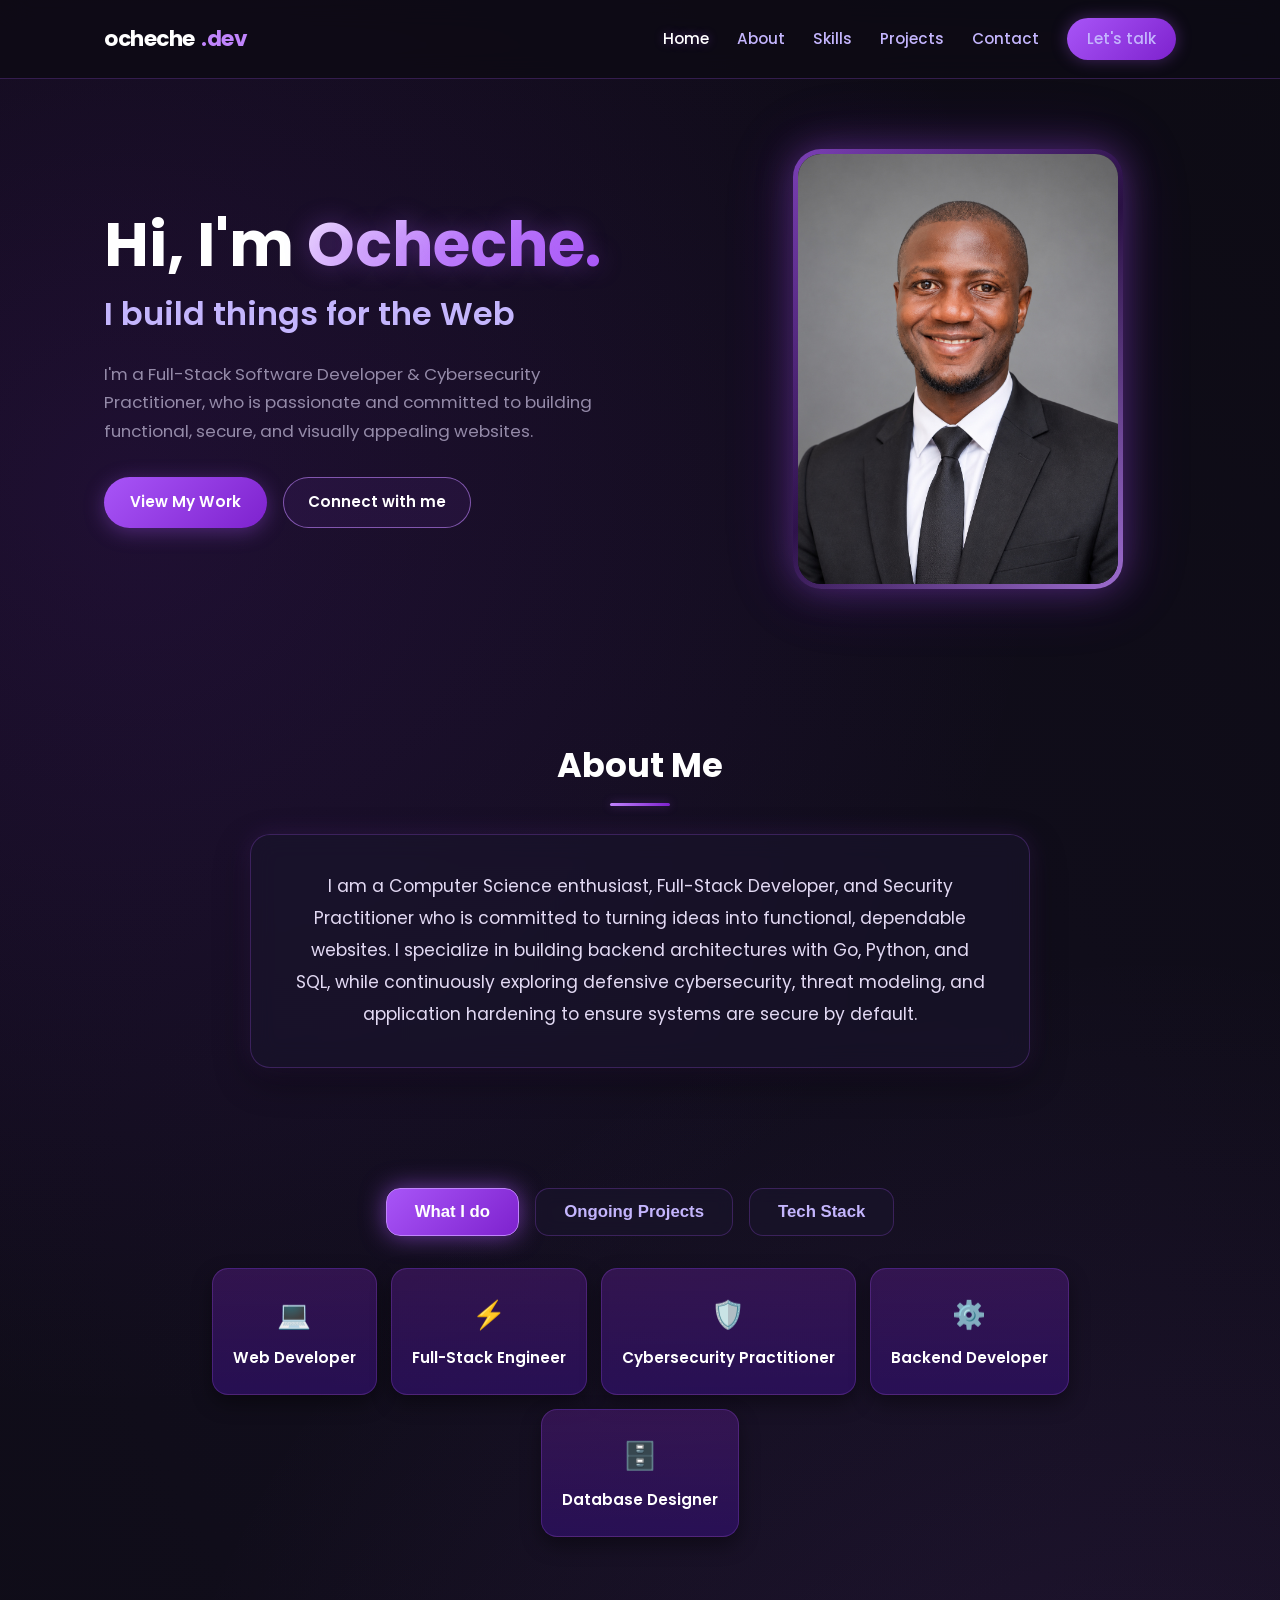
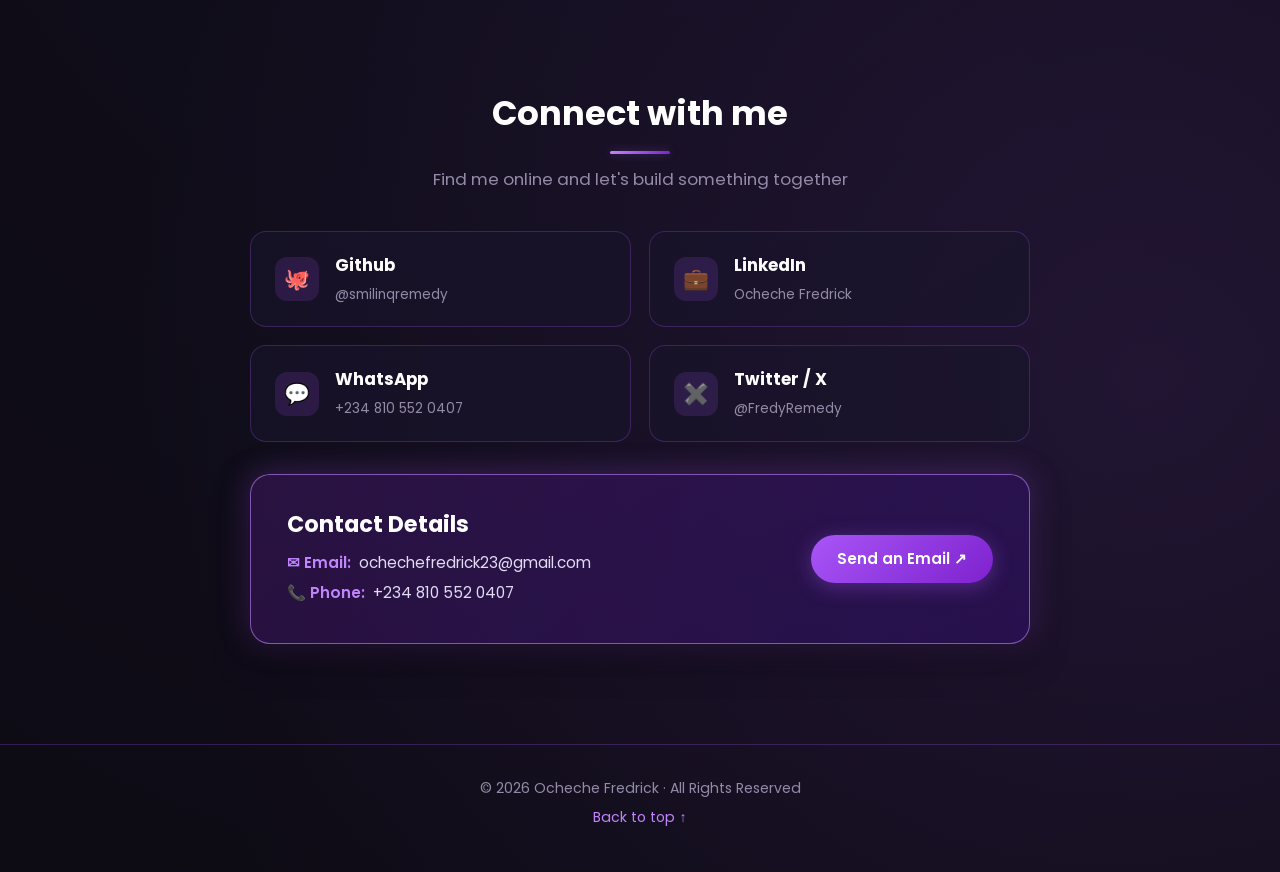
<file: index.html>
<!doctype html>
<html lang="en">
  <head>
    <meta charset="UTF-8" />
    <meta name="viewport" content="width=device-width, initial-scale=1.0" />
    <meta name="description" content="Ocheche Fredrick - Full-Stack Developer & Cybersecurity Practitioner portfolio." />
    <title>ocheche.dev | Full-Stack & Security</title>
    <link rel="stylesheet" href="assets/css/portfolio.css" />
  </head>
  <body>
    <!-- Top Navigation (cynthia.dev style) -->
    <div class="navbar-wrapper">
      <header class="page-container navbar">
        <a class="nav-logo" href="#top">
          ocheche<span>.dev</span>
        </a>
        <button class="mobile-nav-btn" id="mobile-nav-toggle" aria-label="Toggle navigation">☰</button>
        <nav class="nav-links" id="navbar-links" aria-label="Main Navigation">
          <a href="#top" class="active">Home</a>
          <a href="#about">About</a>
          <a href="#showcase">Skills</a>
          <a href="#showcase">Projects</a>
          <a href="#contact">Contact</a>
          <a class="btn-talk" href="#contact">Let's talk</a>
        </nav>
      </header>
    </div>

    <main class="page-container" id="top">
      <!-- Hero Section (Split Layout with Floating Portrait) -->
      <section class="hero" aria-labelledby="hero-name">
        <div class="hero-left">
          <h1 id="hero-name">
            Hi, I'm <span class="gradient-text">Ocheche.</span>
          </h1>
          <h2 class="hero-subhead">I build things for the Web</h2>
          <p class="hero-paragraph">
            I'm a Full-Stack Software Developer &amp; Cybersecurity Practitioner, who is passionate and committed to building functional, secure, and visually appealing websites.
          </p>
          <div class="hero-buttons">
            <a class="btn-primary-purple" href="#showcase">View My Work</a>
            <a class="btn-outline-purple" href="#contact">Connect with me</a>
          </div>
        </div>

        <!-- Floating Glowing Portrait (as seen in video) -->
        <div class="hero-right">
          <div class="photo-glow-wrapper">
            <img src="assets/images/profile.jpg" onerror="this.onerror=null; this.src='assets/images/profile-placeholder.svg';" alt="Ocheche Fredrick" />
          </div>
        </div>
      </section>

      <!-- About Me Section (Glassmorphic Glow Card) -->
      <section class="about-section" id="about" aria-labelledby="about-heading">
        <h2 class="section-title" id="about-heading">About Me</h2>
        <div class="about-card">
          <p>
            I am a Computer Science enthusiast, Full-Stack Developer, and Security Practitioner who is committed to turning ideas into functional, dependable websites. I specialize in building backend architectures with Go, Python, and SQL, while continuously exploring defensive cybersecurity, threat modeling, and application hardening to ensure systems are secure by default.
          </p>
        </div>
      </section>

      <!-- Interactive 3-Tab Showcase Section (What I Do / Ongoing Projects / Tech Stack) -->
      <section class="showcase-tabs-section" id="showcase">
        <div class="tab-nav-row">
          <button class="tab-trigger-btn active" data-tab="tab-what-i-do">What I do</button>
          <button class="tab-trigger-btn" data-tab="tab-projects">Ongoing Projects</button>
          <button class="tab-trigger-btn" data-tab="tab-tech-stack">Tech Stack</button>
        </div>

        <!-- Tab 1: What I Do (Vertical Sleek Pill Bars as seen in video 00:19-00:20) -->
        <div class="tab-content-panel active" id="tab-what-i-do">
          <div class="roles-pill-grid">
            <div class="role-bar">
              <span class="icon">💻</span>
              <span>Web Developer</span>
            </div>
            <div class="role-bar">
              <span class="icon">⚡</span>
              <span>Full-Stack Engineer</span>
            </div>
            <div class="role-bar">
              <span class="icon">🛡️</span>
              <span>Cybersecurity Practitioner</span>
            </div>
            <div class="role-bar">
              <span class="icon">⚙️</span>
              <span>Backend Developer</span>
            </div>
            <div class="role-bar">
              <span class="icon">🗄️</span>
              <span>Database Designer</span>
            </div>
          </div>
        </div>

        <!-- Tab 2: Ongoing Projects (Clean Cards as seen in video 00:22-00:23) -->
        <div class="tab-content-panel" id="tab-projects">
          <div class="projects-cards-grid">
            <!-- Project 1: Maison Royale -->
            <article class="video-project-card">
              <div>
                <h3>
                  Maison Royale Hotel
                  <span class="project-status-tag">Featured</span>
                </h3>
                <p>
                  A complete full-stack hotel reservation platform featuring an interactive guest booking experience, SQLite database persistence, and an authenticated admin control dashboard.
                </p>
                <div class="project-meta-pills">
                  <span>Go 1.22</span>
                  <span>SQLite</span>
                  <span>CSRF Tokens</span>
                  <span>Bcrypt</span>
                </div>
              </div>
              <a class="project-link-action" href="https://github.com/smilinqremedy/maison-royale-hotel" target="_blank" rel="noreferrer">
                View on GitHub →
              </a>
            </article>

            <!-- Project 2: Security & Auth Engine -->
            <article class="video-project-card">
              <div>
                <h3>
                  Auth &amp; Session Hardening
                  <span class="project-status-tag">Security</span>
                </h3>
                <p>
                  Zero-trust authentication modules including encrypted session cookie handlers, login brute-force rate limiters, and defensive CSRF middleware.
                </p>
                <div class="project-meta-pills">
                  <span>Cybersecurity</span>
                  <span>Go</span>
                  <span>OWASP</span>
                  <span>Crypto</span>
                </div>
              </div>
              <a class="project-link-action" href="https://github.com/smilinqremedy" target="_blank" rel="noreferrer">
                Explore Modules →
              </a>
            </article>

            <!-- Project 3: Database & REST APIs -->
            <article class="video-project-card">
              <div>
                <h3>
                  Relational Schema Engine
                  <span class="project-status-tag">Backend</span>
                </h3>
                <p>
                  High-throughput RESTful endpoints, SQL database migrations, transaction concurrency handling, and server-side input validation.
                </p>
                <div class="project-meta-pills">
                  <span>Python</span>
                  <span>PostgreSQL</span>
                  <span>SQLite</span>
                  <span>REST</span>
                </div>
              </div>
              <a class="project-link-action" href="https://github.com/smilinqremedy" target="_blank" rel="noreferrer">
                View Repositories →
              </a>
            </article>

            <!-- Project 4: Developer Portfolio -->
            <article class="video-project-card">
              <div>
                <h3>
                  Personal Developer Portfolio
                  <span class="project-status-tag">Live</span>
                </h3>
                <p>
                  Modern, high-performance portfolio featuring interactive tabs, floating neon aesthetics, smooth CSS transitions, and fully responsive layouts.
                </p>
                <div class="project-meta-pills">
                  <span>HTML5</span>
                  <span>Modern CSS</span>
                  <span>JavaScript</span>
                </div>
              </div>
              <a class="project-link-action" href="https://github.com/smilinqremedy" target="_blank" rel="noreferrer">
                Source Code →
              </a>
            </article>
          </div>
        </div>

        <!-- Tab 3: Tech Stack (Logo Grid as seen in video 00:25-00:27) -->
        <div class="tab-content-panel" id="tab-tech-stack">
          <div class="tech-stack-grid">
            <div class="stack-card">
              <div class="stack-card-icon">
                <svg viewBox="0 0 128 128"><path fill="#00ACD7" d="M37.8 45.4c-4.8 0-8.8 3.9-8.8 8.8s3.9 8.8 8.8 8.8 8.8-3.9 8.8-8.8-3.9-8.8-8.8-8.8zm52.4 0c-4.8 0-8.8 3.9-8.8 8.8s3.9 8.8 8.8 8.8 8.8-3.9 8.8-8.8-4-8.8-8.8-8.8z"/><path fill="#00ACD7" d="M64 0C28.7 0 0 28.7 0 64s28.7 64 64 64 64-28.7 64-64S99.3 0 64 0zm37.8 74.3c0 10.9-8.9 19.8-19.8 19.8H46c-10.9 0-19.8-8.9-19.8-19.8v-7.8h75.6v7.8z"/></svg>
              </div>
              <h4>Go (Golang)</h4>
            </div>

            <div class="stack-card">
              <div class="stack-card-icon">
                <svg viewBox="0 0 128 128"><path fill="#3776AB" d="M63.6 1.8c-15.6 0-25.2 6.8-25.2 19.8v14.4h25.8v3.6H28.4C12.8 39.6 0 50.1 0 68.7c0 18.6 11.4 28.5 26.4 28.5h9v-12.6c0-9.6 8.4-17.7 18-17.7h25.8c7.2 0 12.6-5.7 12.6-12.9V21.6c0-13-10.2-19.8-28.2-19.8zm-11.4 7.8c2.4 0 4.2 1.8 4.2 4.2s-1.8 4.2-4.2 4.2-4.2-1.8-4.2-4.2 1.8-4.2 4.2-4.2z"/><path fill="#FFD43B" d="M64.4 126.2c15.6 0 25.2-6.8 25.2-19.8V92H63.8v-3.6h35.8c15.6 0 28.4-10.5 28.4-29.1 0-18.6-11.4-28.5-26.4-28.5h-9v12.6c0 9.6-8.4 17.7-18 17.7H48.8c-7.2 0-12.6 5.7-12.6 12.9v23.1c0 13 10.2 19.8 28.2 19.8zm11.4-7.8c-2.4 0-4.2-1.8-4.2-4.2s1.8-4.2 4.2-4.2 4.2 1.8 4.2 4.2-1.8 4.2-4.2 4.2z"/></svg>
              </div>
              <h4>Python</h4>
            </div>

            <div class="stack-card">
              <div class="stack-card-icon">
                <svg viewBox="0 0 128 128"><path fill="#F7DF1E" d="M0 0h128v128H0z"/><path d="M67.3 100.9c2.3 3.8 5.4 6.7 11 6.7 5.7 0 9.3-2.8 9.3-6.8 0-4.7-3.7-6.4-10-9.1-9.1-3.9-15.1-8.9-15.1-19.7 0-10.8 8.3-18.9 21.2-18.9 9.3 0 15.9 3.3 20.3 11.2l-10.4 6.7c-2.3-4.1-4.8-5.8-9.9-5.8-4.5 0-7.7 2.8-7.7 6.3 0 4.2 2.7 5.9 9.1 8.7 10.7 4.6 16.3 9.4 16.3 20.3 0 11.6-9.1 19.7-22.7 19.7-12.7 0-20.9-6.3-24.6-14.7l13.2-6.5zm-39.7 1.3c2.4 4.1 4.5 7.6 9.6 7.6 5.1 0 8.3-2.1 8.3-10.1V54h14.7v45.9c0 15.8-9.3 22.8-22.6 22.8-10.3 0-16.7-5.3-20.1-12.7l10.1-6.8z"/></svg>
              </div>
              <h4>JavaScript</h4>
            </div>

            <div class="stack-card">
              <div class="stack-card-icon">
                <svg viewBox="0 0 128 128"><path fill="#E44D26" d="M13.6 114.6L2.3 0h123.4l-11.3 114.6L64.1 128z"/><path fill="#F16529" d="M64 117.8l39.5-11 9.6-97.1H64z"/><path fill="#EBEBEB" d="M64 52.3H43.9l-1.4-15.7H64V21.4H25.7l4.1 46.1H64zm0 35.8l-.2.1-17.6-4.7-1.1-12.6H29.8l2.2 24.8L64 100.9z"/><path fill="#fff" d="M64 52.3h20.1l-1.9 21.2-18.2 4.9v15.3l32.1-8.9 4.1-46.1H64zm0-30.9v15.2h38.3l1.4-15.2z"/></svg>
              </div>
              <h4>HTML5</h4>
            </div>

            <div class="stack-card">
              <div class="stack-card-icon">
                <svg viewBox="0 0 128 128"><path fill="#1572B6" d="M13.6 114.6L2.3 0h123.4l-11.3 114.6L64.1 128z"/><path fill="#33A9DC" d="M64 117.8l39.5-11 9.6-97.1H64z"/><path fill="#fff" d="M64 52.3h20.1l-1.9 21.2-18.2 4.9v15.3l32.1-8.9 4.1-46.1H64zm0-30.9v15.2h38.3l1.4-15.2z"/></svg>
              </div>
              <h4>CSS3</h4>
            </div>

            <div class="stack-card">
              <div class="stack-card-icon">
                <svg viewBox="0 0 128 128"><path fill="#003B57" d="M64 0C28.7 0 0 28.7 0 64s28.7 64 64 64 64-28.7 64-64S99.3 0 64 0zm0 114.6c-27.9 0-50.6-22.7-50.6-50.6S36.1 13.4 64 13.4 114.6 36.1 114.6 64s-22.7 50.6-50.6 50.6z"/><path fill="#003B57" d="M43.7 85.3h40.6V94H43.7zm0-25.3h40.6v8.7H43.7zm0-25.3h40.6v8.7H43.7z"/></svg>
              </div>
              <h4>SQLite</h4>
            </div>

            <div class="stack-card">
              <div class="stack-card-icon">
                <svg viewBox="0 0 128 128"><path fill="#FCC624" d="M64 0C28.7 0 0 28.7 0 64s28.7 64 64 64 64-28.7 64-64S99.3 0 64 0zm0 120c-30.9 0-56-25.1-56-56S33.1 8 64 8s56 25.1 56 56-25.1 56-56 56z"/><path d="M64 26c-11 0-20 9-20 20v16c0 11 9 20 20 20s20-9 20-20V46c0-11-9-20-20-20z"/></svg>
              </div>
              <h4>Linux</h4>
            </div>

            <div class="stack-card">
              <div class="stack-card-icon">
                <svg viewBox="0 0 128 128"><path fill="#fff" d="M64 0C28.7 0 0 28.7 0 64c0 28.3 18.3 52.3 43.8 60.8 3.2.6 4.4-1.4 4.4-3.1v-11.8c-17.8 3.9-21.6-7.6-21.6-7.6-2.9-7.4-7.1-9.4-7.1-9.4-5.8-4 .4-3.9.4-3.9 6.4.5 9.8 6.6 9.8 6.6 5.7 9.8 15 7 18.6 5.3.6-4.1 2.2-7 4-8.6-14.2-1.6-29.2-7.1-29.2-31.7 0-7 2.5-12.7 6.6-17.2-.7-1.6-2.9-8.2.6-17 0 0 5.4-1.7 17.7 6.6 5.1-1.4 10.6-2.1 16.1-2.2 5.5 0 11 .8 16.1 2.2 12.3-8.4 17.7-6.6 17.7-6.6 3.5 8.8 1.3 15.4.6 17 4.1 4.5 6.6 10.2 6.6 17.2 0 24.7-15 30.1-29.3 31.7 2.3 2 4.4 5.9 4.4 11.8v17.5c0 1.7 1.2 3.7 4.4 3.1C109.7 116.3 128 92.3 128 64c0-35.3-28.7-64-64-64z"/></svg>
              </div>
              <h4>GitHub</h4>
            </div>
          </div>
        </div>
      </section>

      <!-- Connect with me Section (Grid + Contact Box as seen in video 00:28-00:32) -->
      <section class="connect-section" id="contact" aria-labelledby="connect-heading">
        <h2 class="section-title" id="connect-heading">Connect with me</h2>
        <p class="connect-subhead">Find me online and let's build something together</p>

        <!-- Social Grid Cards -->
        <div class="social-cards-grid">
          <a class="social-card" href="https://github.com/smilinqremedy" target="_blank" rel="noreferrer">
            <div class="social-icon-box">🐙</div>
            <div class="social-card-info">
              <h4>Github</h4>
              <span>@smilinqremedy</span>
            </div>
          </a>

          <a class="social-card" href="https://linkedin.com" target="_blank" rel="noreferrer">
            <div class="social-icon-box">💼</div>
            <div class="social-card-info">
              <h4>LinkedIn</h4>
              <span>Ocheche Fredrick</span>
            </div>
          </a>

          <a class="social-card" href="https://wa.me/2348105520407" target="_blank" rel="noreferrer">
            <div class="social-icon-box">💬</div>
            <div class="social-card-info">
              <h4>WhatsApp</h4>
              <span>+234 810 552 0407</span>
            </div>
          </a>

          <a class="social-card" href="https://x.com/FredyRemedy" target="_blank" rel="noreferrer">
            <div class="social-icon-box">✖️</div>
            <div class="social-card-info">
              <h4>Twitter / X</h4>
              <span>@FredyRemedy</span>
            </div>
          </a>
        </div>

        <!-- Direct Contact Details Card (like video 00:31-00:32) -->
        <div class="direct-contact-card">
          <div class="direct-contact-details">
            <h3>Contact Details</h3>
            <div class="contact-meta-line">
              <span class="label">✉ Email:</span>
              <span>ochechefredrick23@gmail.com</span>
            </div>
            <div class="contact-meta-line">
              <span class="label">📞 Phone:</span>
              <span>+234 810 552 0407</span>
            </div>
          </div>
          <div>
            <a class="btn-primary-purple" href="mailto:ochechefredrick23@gmail.com">Send an Email ↗</a>
          </div>
        </div>
      </section>
    </main>

    <!-- Footer -->
    <footer>
      <div class="page-container">
        <p>© 2026 Ocheche Fredrick · All Rights Reserved</p>
        <p style="margin-top: 6px;"><a href="#top">Back to top ↑</a></p>
      </div>
    </footer>

    <!-- Interactive Script -->
    <script src="assets/js/main.js"></script>
  </body>
</html>
</file>
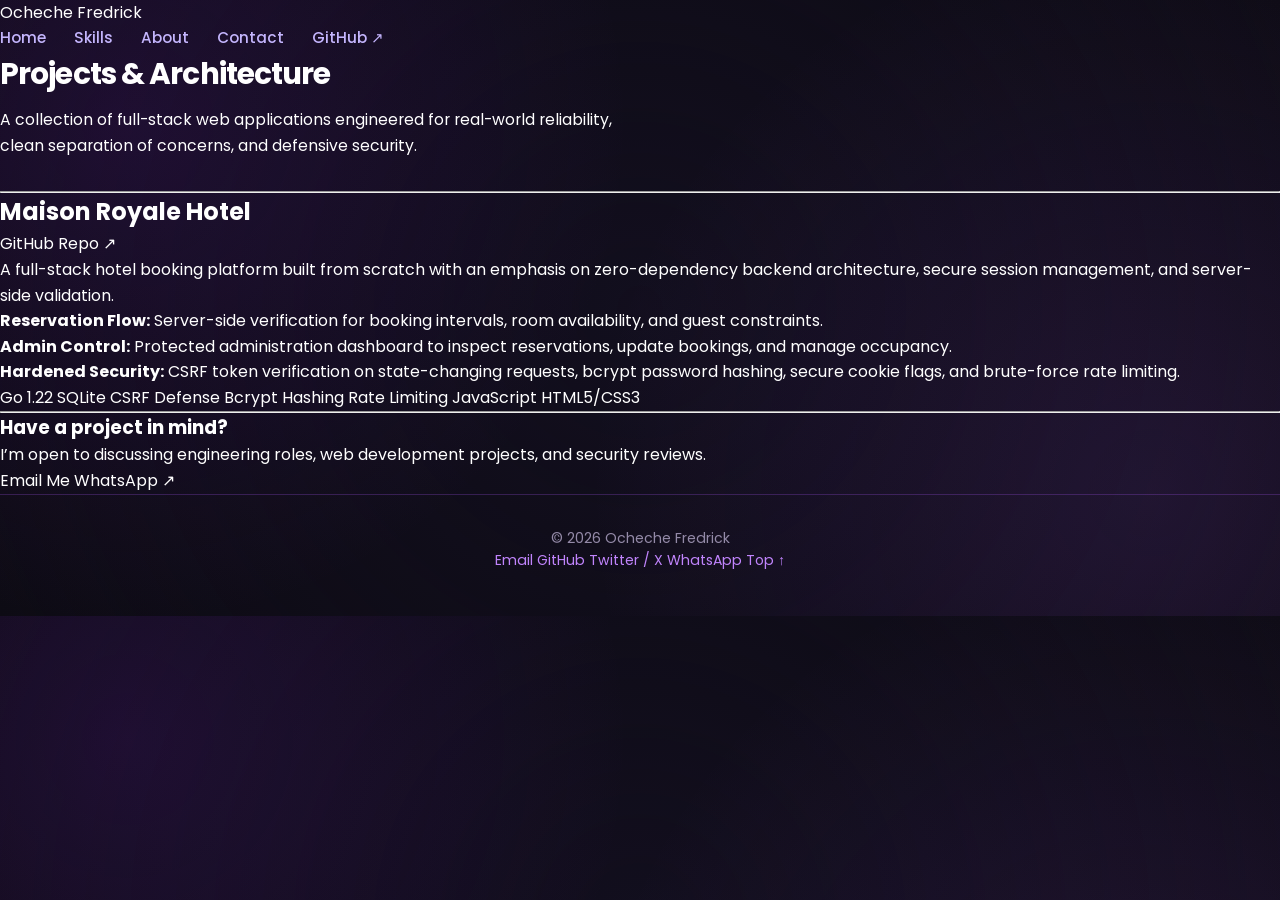
<file: projects.html>
<!doctype html>
<html lang="en">
  <head>
    <meta charset="UTF-8" />
    <meta name="viewport" content="width=device-width, initial-scale=1.0" />
    <meta name="description" content="Projects by Ocheche Fredrick - Full-Stack Software Engineer & Security Practitioner." />
    <title>Projects — Ocheche Fredrick</title>
    <link rel="stylesheet" href="assets/css/portfolio.css" />
  </head>
  <body>
    <!-- Clean Minimal Navigation -->
    <header class="site-nav">
      <div class="container">
        <a class="nav-brand" href="index.html">
          <span class="nav-brand-dot"></span>
          Ocheche Fredrick
        </a>
        <nav class="nav-links">
          <a href="index.html">Home</a>
          <a href="index.html#skills">Skills</a>
          <a href="index.html#about">About</a>
          <a href="index.html#contact">Contact</a>
          <a class="nav-link-badge" href="https://github.com/smilinqremedy" target="_blank" rel="noreferrer">GitHub ↗</a>
        </nav>
      </div>
    </header>

    <main class="container">
      <section class="hero-section" style="padding-bottom: 32px;">
        <h1 style="font-size: 1.85rem; font-weight: 700; letter-spacing: -0.03em; margin-bottom: 10px;">
          Projects &amp; Architecture
        </h1>
        <p style="color: var(--text-secondary); max-width: 620px; font-size: 0.98rem; line-height: 1.65;">
          A collection of full-stack web applications engineered for real-world reliability, clean separation of concerns, and defensive security.
        </p>
      </section>

      <hr class="section-divider" />

      <section class="section-block">
        <!-- Project Card: Maison Royale -->
        <article class="project-card">
          <div class="project-header">
            <h2 class="project-title">
              Maison Royale Hotel
            </h2>
            <div class="project-links">
              <a class="project-link" href="https://github.com/smilinqremedy/maison-royale-hotel" target="_blank" rel="noreferrer">GitHub Repo ↗</a>
            </div>
          </div>

          <p class="project-desc">
            A full-stack hotel booking platform built from scratch with an emphasis on zero-dependency backend architecture, secure session management, and server-side validation.
          </p>

          <ul class="project-features">
            <li><strong>Reservation Flow:</strong> Server-side verification for booking intervals, room availability, and guest constraints.</li>
            <li><strong>Admin Control:</strong> Protected administration dashboard to inspect reservations, update bookings, and manage occupancy.</li>
            <li><strong>Hardened Security:</strong> CSRF token verification on state-changing requests, bcrypt password hashing, secure cookie flags, and brute-force rate limiting.</li>
          </ul>

          <div class="tech-tag-row">
            <span class="tech-badge">Go 1.22</span>
            <span class="tech-badge">SQLite</span>
            <span class="tech-badge">CSRF Defense</span>
            <span class="tech-badge">Bcrypt Hashing</span>
            <span class="tech-badge">Rate Limiting</span>
            <span class="tech-badge">JavaScript</span>
            <span class="tech-badge">HTML5/CSS3</span>
          </div>
        </article>
      </section>

      <hr class="section-divider" />

      <!-- Contact Callout -->
      <section class="section-block">
        <div class="contact-box">
          <div class="contact-info">
            <h3>Have a project in mind?</h3>
            <p>I’m open to discussing engineering roles, web development projects, and security reviews.</p>
          </div>
          <div class="contact-actions">
            <a class="btn btn-primary" href="mailto:ochechefredrick23@gmail.com">
              Email Me
            </a>
            <a class="btn btn-secondary" href="https://wa.me/2348105520407" target="_blank" rel="noreferrer">
              WhatsApp ↗
            </a>
          </div>
        </div>
      </section>
    </main>

    <!-- Clean Footer -->
    <footer>
      <div class="container">
        <span>© 2026 Ocheche Fredrick</span>
        <div class="footer-nav">
          <a href="mailto:ochechefredrick23@gmail.com">Email</a>
          <a href="https://github.com/smilinqremedy" target="_blank" rel="noreferrer">GitHub</a>
          <a href="https://x.com/FredyRemedy" target="_blank" rel="noreferrer">Twitter / X</a>
          <a href="https://wa.me/2348105520407" target="_blank" rel="noreferrer">WhatsApp</a>
          <a href="#">Top ↑</a>
        </div>
      </div>
    </footer>
  </body>
</html>
</file>
<file: assets/css/portfolio.css>
@import url('https://fonts.googleapis.com/css2?family=Poppins:wght@300;400;500;600;700;800&family=JetBrains+Mono:wght@400;500;700&display=swap');

:root {
  --bg: #0d0b14;
  --bg-secondary: #130f20;
  --card-bg: rgba(26, 20, 44, 0.65);
  --card-hover: rgba(35, 27, 60, 0.85);
  --purple-main: #a855f7;
  --purple-dark: #7e22ce;
  --purple-light: #c084fc;
  --purple-glow: rgba(168, 85, 247, 0.35);
  --purple-glow-strong: rgba(168, 85, 247, 0.6);
  --text-main: #ffffff;
  --text-muted: #c4b5fd;
  --text-dim: #948aa8;
  --border-card: rgba(168, 85, 247, 0.25);
  --border-card-hover: rgba(192, 132, 252, 0.6);
  --font-main: 'Poppins', sans-serif;
  --font-mono: 'JetBrains Mono', monospace;
}

* {
  box-sizing: border-box;
  margin: 0;
  padding: 0;
}

html {
  scroll-behavior: smooth;
  color-scheme: dark;
}

body {
  background-color: var(--bg);
  background-image: 
    radial-gradient(circle at 10% 20%, rgba(126, 34, 206, 0.15) 0%, transparent 40%),
    radial-gradient(circle at 90% 80%, rgba(168, 85, 247, 0.12) 0%, transparent 45%),
    radial-gradient(circle at 50% 50%, rgba(19, 15, 32, 0.8) 0%, transparent 100%);
  color: var(--text-main);
  font-family: var(--font-main);
  line-height: 1.6;
  overflow-x: hidden;
  -webkit-font-smoothing: antialiased;
}

a {
  color: inherit;
  text-decoration: none;
  transition: all 0.25s ease;
}

/* Page Container */
.page-container {
  max-width: 1120px;
  margin: 0 auto;
  padding: 0 24px;
}

/* ----------------- Navigation Bar (cynthia.dev style) ----------------- */
.navbar-wrapper {
  position: sticky;
  top: 0;
  z-index: 100;
  background: rgba(13, 11, 20, 0.85);
  backdrop-filter: blur(14px);
  -webkit-backdrop-filter: blur(14px);
  border-bottom: 1px solid var(--border-card);
}

.navbar {
  height: 78px;
  display: flex;
  align-items: center;
  justify-content: space-between;
}

.nav-logo {
  font-size: 1.35rem;
  font-weight: 700;
  letter-spacing: -0.02em;
  color: #fff;
  display: flex;
  align-items: center;
  gap: 6px;
}

.nav-logo span {
  color: var(--purple-light);
}

.nav-links {
  display: flex;
  align-items: center;
  gap: 28px;
  list-style: none;
}

.nav-links a {
  font-size: 0.95rem;
  font-weight: 500;
  color: var(--text-muted);
}

.nav-links a:hover,
.nav-links a.active {
  color: #fff;
  text-shadow: 0 0 10px var(--purple-glow);
}

.btn-talk {
  background: linear-gradient(135deg, var(--purple-main), var(--purple-dark));
  color: #fff;
  padding: 9px 20px;
  border-radius: 999px;
  font-size: 0.88rem;
  font-weight: 600;
  box-shadow: 0 0 16px var(--purple-glow);
  transition: transform 0.2s ease, box-shadow 0.2s ease;
}

.btn-talk:hover {
  transform: translateY(-2px);
  box-shadow: 0 0 24px var(--purple-glow-strong);
}

.mobile-nav-btn {
  display: none;
  background: transparent;
  border: 1px solid var(--border-card);
  color: #fff;
  font-size: 1.3rem;
  padding: 6px 12px;
  border-radius: 8px;
  cursor: pointer;
}

/* ----------------- Hero Section ----------------- */
.hero {
  padding-top: 70px;
  padding-bottom: 90px;
  display: grid;
  grid-template-columns: 1.15fr 0.85fr;
  gap: 48px;
  align-items: center;
}

.hero-left h1 {
  font-size: clamp(2.4rem, 4.8vw, 3.8rem);
  font-weight: 700;
  line-height: 1.15;
  margin-bottom: 8px;
  color: #fff;
}

.gradient-text {
  background: linear-gradient(135deg, #f3e8ff, var(--purple-light), var(--purple-main));
  -webkit-background-clip: text;
  -webkit-text-fill-color: transparent;
  display: inline-block;
  text-shadow: 0 0 25px var(--purple-glow);
}

.hero-subhead {
  font-size: clamp(1.4rem, 2.5vw, 2rem);
  font-weight: 600;
  color: var(--text-muted);
  margin-bottom: 20px;
}

.hero-paragraph {
  color: var(--text-dim);
  font-size: 1.05rem;
  line-height: 1.7;
  max-width: 520px;
  margin-bottom: 32px;
}

.hero-buttons {
  display: flex;
  gap: 16px;
  flex-wrap: wrap;
}

.btn-primary-purple {
  background: linear-gradient(135deg, var(--purple-main), var(--purple-dark));
  color: #fff;
  padding: 12px 26px;
  border-radius: 999px;
  font-weight: 600;
  font-size: 0.95rem;
  box-shadow: 0 4px 20px var(--purple-glow);
  display: inline-flex;
  align-items: center;
  gap: 8px;
}

.btn-primary-purple:hover {
  transform: translateY(-2px);
  box-shadow: 0 6px 28px var(--purple-glow-strong);
}

.btn-outline-purple {
  background: rgba(168, 85, 247, 0.08);
  border: 1px solid var(--border-card-hover);
  color: #fff;
  padding: 12px 24px;
  border-radius: 999px;
  font-weight: 600;
  font-size: 0.95rem;
}

.btn-outline-purple:hover {
  background: rgba(168, 85, 247, 0.2);
  border-color: var(--purple-light);
  transform: translateY(-2px);
  box-shadow: 0 0 18px var(--purple-glow);
}

/* Hero Right: Profile Image Floating with Glow (as in video) */
.hero-right {
  display: flex;
  justify-content: center;
  align-items: center;
}

.photo-glow-wrapper {
  position: relative;
  width: 330px;
  max-width: 100%;
  aspect-ratio: 3 / 4;
  border-radius: 28px;
  padding: 5px;
  background: linear-gradient(135deg, rgba(168, 85, 247, 0.7), rgba(126, 34, 206, 0.25), rgba(192, 132, 252, 0.8));
  box-shadow: 0 0 35px var(--purple-glow), 0 0 70px rgba(126, 34, 206, 0.2);
  animation: floatGlow 5s ease-in-out infinite;
}

@keyframes floatGlow {
  0% {
    transform: translateY(0);
    box-shadow: 0 0 30px var(--purple-glow);
  }
  50% {
    transform: translateY(-8px);
    box-shadow: 0 0 45px var(--purple-glow-strong);
  }
  100% {
    transform: translateY(0);
    box-shadow: 0 0 30px var(--purple-glow);
  }
}

.photo-glow-wrapper img {
  width: 100%;
  height: 100%;
  object-fit: cover;
  object-position: top center;
  border-radius: 23px;
  display: block;
  background: var(--bg-secondary);
}

/* ----------------- About Me Section (Glassmorphic card as in video) ----------------- */
.about-section {
  padding: 60px 0 80px;
}

.section-title {
  text-align: center;
  font-size: 2.1rem;
  font-weight: 700;
  color: #fff;
  margin-bottom: 28px;
  position: relative;
}

.section-title::after {
  content: "";
  display: block;
  width: 60px;
  height: 3px;
  background: linear-gradient(90deg, var(--purple-light), var(--purple-dark));
  margin: 10px auto 0;
  border-radius: 2px;
  box-shadow: 0 0 10px var(--purple-glow);
}

.about-card {
  max-width: 780px;
  margin: 0 auto;
  background: var(--card-bg);
  border: 1px solid var(--border-card);
  backdrop-filter: blur(12px);
  -webkit-backdrop-filter: blur(12px);
  border-radius: 20px;
  padding: 36px 42px;
  box-shadow: 0 12px 35px rgba(0, 0, 0, 0.4), 0 0 25px rgba(168, 85, 247, 0.15);
  text-align: center;
  transition: border-color 0.3s ease, box-shadow 0.3s ease;
}

.about-card:hover {
  border-color: var(--border-card-hover);
  box-shadow: 0 12px 40px rgba(0, 0, 0, 0.5), 0 0 30px var(--purple-glow);
}

.about-card p {
  color: #e2d9f3;
  font-size: 1.08rem;
  line-height: 1.85;
}

/* ----------------- 3 Interactive Tabs / Accordion Section (from video) ----------------- */
.showcase-tabs-section {
  padding: 40px 0 90px;
}

.tab-nav-row {
  display: flex;
  justify-content: center;
  gap: 16px;
  margin-bottom: 32px;
  flex-wrap: wrap;
}

.tab-trigger-btn {
  background: var(--card-bg);
  border: 1px solid var(--border-card);
  color: var(--text-muted);
  padding: 13px 28px;
  border-radius: 14px;
  font-size: 1.05rem;
  font-weight: 600;
  cursor: pointer;
  transition: all 0.25s ease;
  backdrop-filter: blur(8px);
}

.tab-trigger-btn:hover {
  border-color: var(--purple-light);
  color: #fff;
  transform: translateY(-2px);
  box-shadow: 0 0 16px var(--purple-glow);
}

.tab-trigger-btn.active {
  background: linear-gradient(135deg, var(--purple-main), var(--purple-dark));
  color: #fff;
  border-color: var(--purple-light);
  box-shadow: 0 0 24px var(--purple-glow-strong);
}

.tab-content-panel {
  display: none;
  animation: fadeIn 0.35s ease-out;
}

.tab-content-panel.active {
  display: block;
}

@keyframes fadeIn {
  from { opacity: 0; transform: translateY(8px); }
  to { opacity: 1; transform: translateY(0); }
}

/* Tab 1: What I Do (Vertical Sleek Pill Bars - exactly like video 00:19-00:20) */
.roles-pill-grid {
  display: flex;
  justify-content: center;
  gap: 14px;
  flex-wrap: wrap;
  max-width: 900px;
  margin: 0 auto;
}

.role-bar {
  background: linear-gradient(180deg, rgba(88, 28, 135, 0.45), rgba(46, 16, 101, 0.75));
  border: 1px solid var(--border-card);
  border-radius: 16px;
  padding: 24px 20px;
  min-width: 150px;
  text-align: center;
  box-shadow: 0 8px 20px rgba(0, 0, 0, 0.4);
  transition: all 0.3s ease;
  display: flex;
  flex-direction: column;
  align-items: center;
  justify-content: center;
  gap: 10px;
}

.role-bar:hover {
  border-color: var(--purple-light);
  transform: translateY(-6px);
  box-shadow: 0 12px 28px var(--purple-glow);
  background: linear-gradient(180deg, rgba(126, 34, 206, 0.6), rgba(76, 29, 149, 0.9));
}

.role-bar .icon {
  font-size: 1.7rem;
}

.role-bar span {
  font-size: 0.95rem;
  font-weight: 600;
  color: #fff;
}

/* Tab 2: Ongoing Projects (Expandable Clean Cards - like video 00:22-00:23) */
.projects-cards-grid {
  display: grid;
  grid-template-columns: repeat(2, 1fr);
  gap: 20px;
  max-width: 920px;
  margin: 0 auto;
}

.video-project-card {
  background: var(--card-bg);
  border: 1px solid var(--border-card);
  border-radius: 18px;
  padding: 26px;
  transition: all 0.25s ease;
  display: flex;
  flex-direction: column;
  justify-content: space-between;
}

.video-project-card:hover {
  border-color: var(--border-card-hover);
  transform: translateY(-4px);
  box-shadow: 0 10px 30px var(--purple-glow);
}

.video-project-card h3 {
  font-size: 1.25rem;
  color: #fff;
  margin-bottom: 8px;
  display: flex;
  align-items: center;
  justify-content: space-between;
}

.project-status-tag {
  font-size: 0.72rem;
  font-family: var(--font-mono);
  background: rgba(168, 85, 247, 0.2);
  border: 1px solid var(--purple-light);
  color: var(--purple-light);
  padding: 3px 8px;
  border-radius: 6px;
}

.video-project-card p {
  color: var(--text-dim);
  font-size: 0.92rem;
  line-height: 1.6;
  margin-bottom: 18px;
}

.project-meta-pills {
  display: flex;
  flex-wrap: wrap;
  gap: 6px;
  margin-bottom: 16px;
}

.project-meta-pills span {
  background: rgba(255, 255, 255, 0.06);
  border: 1px solid rgba(255, 255, 255, 0.1);
  color: #ddd6fe;
  font-size: 0.74rem;
  padding: 3px 8px;
  border-radius: 4px;
}

.project-link-action {
  color: var(--purple-light);
  font-size: 0.88rem;
  font-weight: 600;
  display: inline-flex;
  align-items: center;
  gap: 4px;
}

.project-link-action:hover {
  color: #fff;
  text-shadow: 0 0 10px var(--purple-glow);
}

/* Tab 3: Tech Stack (Logo Grid - exactly like video 00:25-00:27) */
.tech-stack-grid {
  display: grid;
  grid-template-columns: repeat(4, 1fr);
  gap: 18px;
  max-width: 880px;
  margin: 0 auto;
}

.stack-card {
  background: var(--card-bg);
  border: 1px solid var(--border-card);
  border-radius: 16px;
  padding: 24px 16px;
  text-align: center;
  transition: all 0.25s ease;
  display: flex;
  flex-direction: column;
  align-items: center;
  gap: 12px;
}

.stack-card:hover {
  border-color: var(--purple-light);
  transform: translateY(-4px);
  box-shadow: 0 10px 25px var(--purple-glow);
  background: var(--card-hover);
}

.stack-card-icon {
  width: 46px;
  height: 46px;
  display: flex;
  align-items: center;
  justify-content: center;
}

.stack-card-icon svg {
  width: 100%;
  height: 100%;
}

.stack-card h4 {
  font-size: 0.95rem;
  font-weight: 600;
  color: #fff;
}

/* ----------------- Connect with Me Section (Cards Grid as in video 00:28-00:32) ----------------- */
.connect-section {
  padding: 60px 0 100px;
}

.connect-subhead {
  text-align: center;
  color: var(--text-dim);
  font-size: 1.05rem;
  margin-top: -16px;
  margin-bottom: 38px;
}

.social-cards-grid {
  display: grid;
  grid-template-columns: repeat(2, 1fr);
  gap: 18px;
  max-width: 780px;
  margin: 0 auto 32px;
}

.social-card {
  background: var(--card-bg);
  border: 1px solid var(--border-card);
  border-radius: 16px;
  padding: 20px 24px;
  display: flex;
  align-items: center;
  gap: 16px;
  transition: all 0.25s ease;
}

.social-card:hover {
  border-color: var(--purple-light);
  transform: translateY(-3px);
  box-shadow: 0 8px 24px var(--purple-glow);
  background: var(--card-hover);
}

.social-icon-box {
  width: 44px;
  height: 44px;
  background: rgba(168, 85, 247, 0.15);
  border-radius: 12px;
  display: flex;
  align-items: center;
  justify-content: center;
  color: var(--purple-light);
  font-size: 1.3rem;
  flex-shrink: 0;
}

.social-card-info h4 {
  font-size: 1.05rem;
  color: #fff;
  margin-bottom: 2px;
}

.social-card-info span {
  font-size: 0.85rem;
  color: var(--text-dim);
}

/* Contact Info Card (from video 00:31-00:32) */
.direct-contact-card {
  max-width: 780px;
  margin: 0 auto;
  background: linear-gradient(135deg, rgba(88, 28, 135, 0.35), rgba(46, 16, 101, 0.6));
  border: 1px solid var(--border-card-hover);
  border-radius: 20px;
  padding: 32px 36px;
  box-shadow: 0 12px 35px rgba(0, 0, 0, 0.5), 0 0 30px var(--purple-glow);
  display: flex;
  align-items: center;
  justify-content: space-between;
  gap: 24px;
}

.direct-contact-details h3 {
  font-size: 1.4rem;
  color: #fff;
  margin-bottom: 8px;
}

.contact-meta-line {
  display: flex;
  align-items: center;
  gap: 8px;
  color: #e2d9f3;
  font-size: 0.95rem;
  margin-bottom: 6px;
}

.contact-meta-line span.label {
  color: var(--purple-light);
  font-weight: 600;
}

/* ----------------- Footer ----------------- */
footer {
  border-top: 1px solid var(--border-card);
  padding: 32px 0 44px;
  text-align: center;
  color: var(--text-dim);
  font-size: 0.88rem;
}

footer a {
  color: var(--purple-light);
}

footer a:hover {
  color: #fff;
}

/* ----------------- Responsive Design ----------------- */
@media (max-width: 900px) {
  .hero {
    grid-template-columns: 1fr;
    text-align: center;
    gap: 40px;
  }
  .hero-paragraph {
    margin-left: auto;
    margin-right: auto;
  }
  .hero-buttons {
    justify-content: center;
  }
  .tech-stack-grid {
    grid-template-columns: repeat(3, 1fr);
  }
}

@media (max-width: 640px) {
  .nav-links {
    display: none;
    position: absolute;
    top: 78px;
    left: 0;
    width: 100%;
    background: #0d0b14;
    flex-direction: column;
    padding: 24px;
    border-bottom: 1px solid var(--border-card);
    gap: 16px;
  }
  .nav-links.open {
    display: flex;
  }
  .mobile-nav-btn {
    display: block;
  }
  .photo-glow-wrapper {
    width: 270px;
    height: auto;
    aspect-ratio: 3 / 4;
    margin: 0 auto;
  }
  .projects-cards-grid {
    grid-template-columns: 1fr;
  }
  .tech-stack-grid {
    grid-template-columns: repeat(2, 1fr);
  }
  .social-cards-grid {
    grid-template-columns: 1fr;
  }
  .direct-contact-card {
    flex-direction: column;
    align-items: flex-start;
  }
}
</file>
